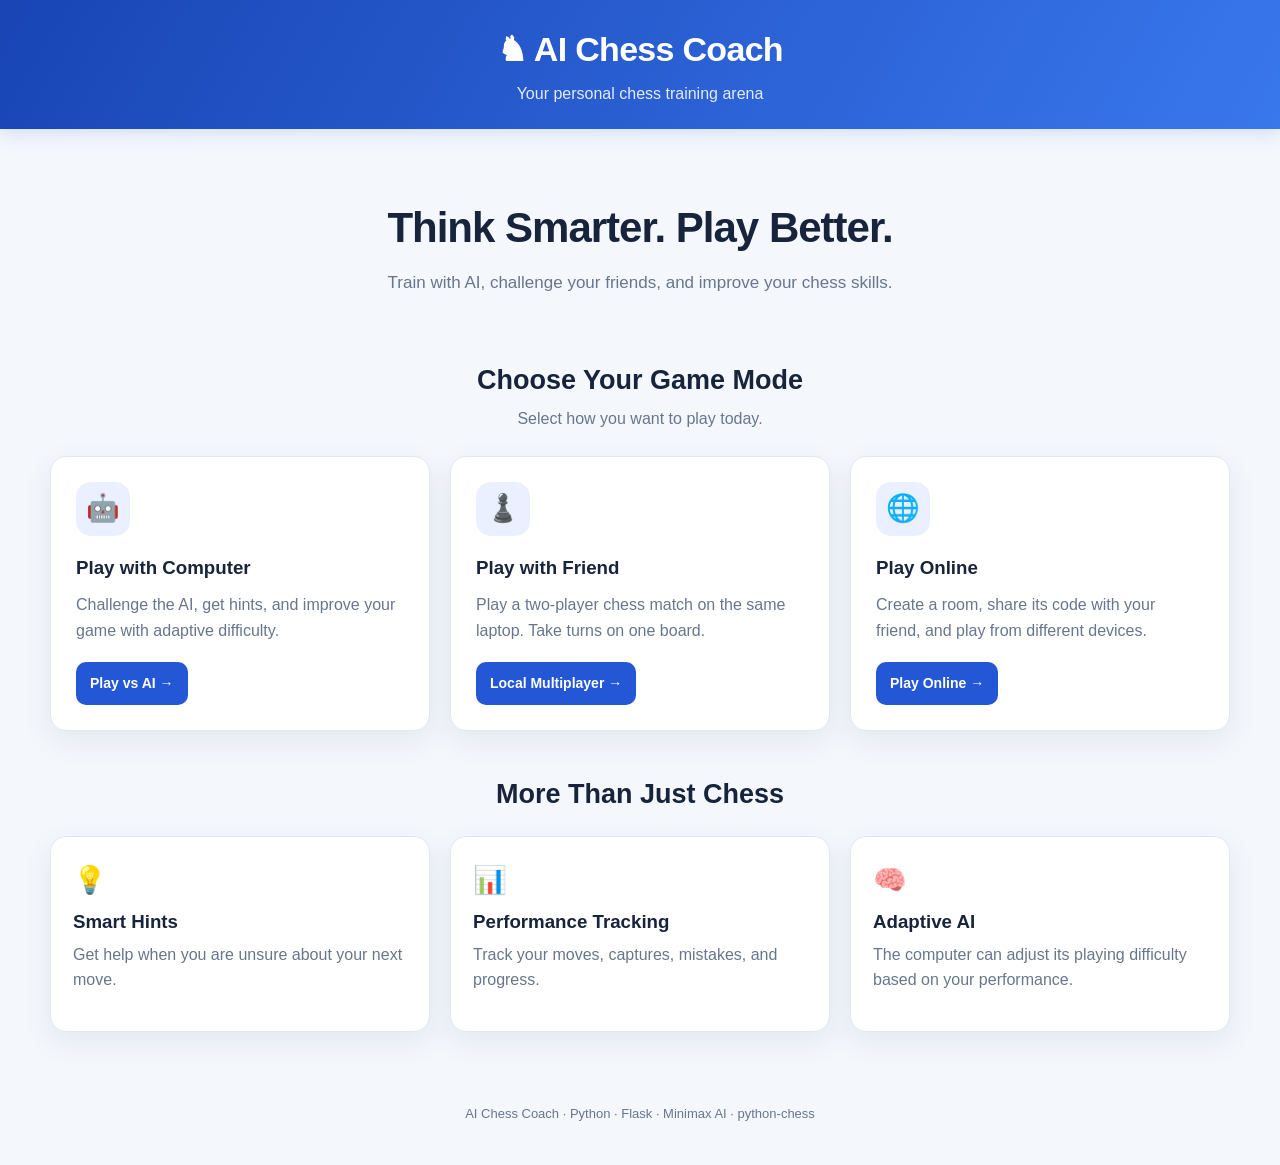
<file: templates/index.html>
<!DOCTYPE html>
<html lang="en">
<head>
    <meta charset="UTF-8">
    <meta name="viewport" content="width=device-width, initial-scale=1.0">
    <meta name="theme-color" content="#2457d6">
    <title>AI Chess Coach</title>
    <link rel="stylesheet" href="/static/style.css">
</head>
<body>

<header class="topbar">
    <h1>♞ AI Chess Coach</h1>
    <p>Your personal chess training arena</p>
</header>

<main class="container">

    <section class="intro">
        <h2>Think Smarter. Play Better.</h2>
        <p>Train with AI, challenge your friends, and improve your chess skills.</p>
    </section>

    <section class="mode-section">
        <h2>Choose Your Game Mode</h2>
        <p>Select how you want to play today.</p>

        <div class="mode-grid">

            <a href="/computer" class="mode-card">
                <div class="mode-icon">🤖</div>
                <h3>Play with Computer</h3>
                <p>Challenge the AI, get hints, and improve your game with adaptive difficulty.</p>
                <span class="mode-button">Play vs AI →</span>
            </a>

            <a href="/local" class="mode-card">
                <div class="mode-icon">♟️</div>
                <h3>Play with Friend</h3>
                <p>Play a two-player chess match on the same laptop. Take turns on one board.</p>
                <span class="mode-button">Local Multiplayer →</span>
            </a>

            <a href="/online" class="mode-card">
                <div class="mode-icon">🌐</div>
                <h3>Play Online</h3>
                <p>Create a room, share its code with your friend, and play from different devices.</p>
                <span class="mode-button">Play Online →</span>
            </a>

        </div>
    </section>

    <section class="feature-section">
        <h2>More Than Just Chess</h2>

        <div class="feature-grid">
            <div class="feature-card">
                <span>💡</span>
                <h3>Smart Hints</h3>
                <p>Get help when you are unsure about your next move.</p>
            </div>

            <div class="feature-card">
                <span>📊</span>
                <h3>Performance Tracking</h3>
                <p>Track your moves, captures, mistakes, and progress.</p>
            </div>

            <div class="feature-card">
                <span>🧠</span>
                <h3>Adaptive AI</h3>
                <p>The computer can adjust its playing difficulty based on your performance.</p>
            </div>
        </div>
    </section>

    <footer>
        AI Chess Coach · Python · Flask · Minimax AI · python-chess
    </footer>

</main>

</body>
</html>
</file>
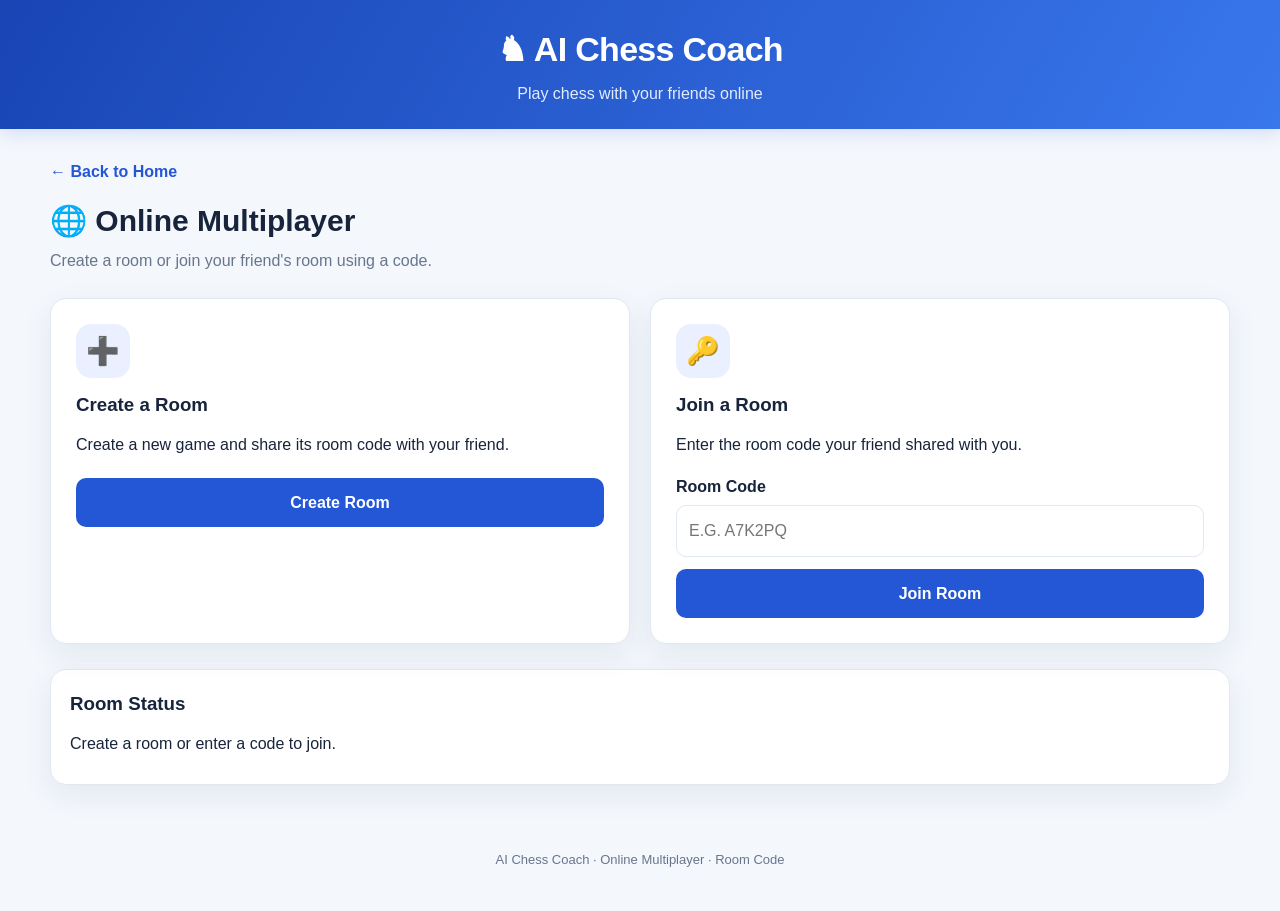
<file: templates/online.html>
<!DOCTYPE html>
<html lang="en">
<head>
    <meta charset="UTF-8">
    <meta name="viewport" content="width=device-width, initial-scale=1.0">
    <meta name="theme-color" content="#2457d6">
    <title>Play Online | AI Chess Coach</title>
    <link rel="stylesheet" href="/static/style.css">
</head>
<body>

<header class="topbar">
    <h1>♞ AI Chess Coach</h1>
    <p>Play chess with your friends online</p>
</header>

<main class="container">

    <div class="game-top">
        <a href="/" class="back-link">← Back to Home</a>
        <h2>🌐 Online Multiplayer</h2>
        <p>Create a room or join your friend's room using a code.</p>
    </div>

    <section class="online-grid">

        <div class="card online-card">
            <div class="mode-icon">➕</div>
            <h3>Create a Room</h3>
            <p>Create a new game and share its room code with your friend.</p>
            <button id="create-room-btn" type="button">
                Create Room
            </button>
        </div>

        <div class="card online-card">
            <div class="mode-icon">🔑</div>
            <h3>Join a Room</h3>
            <p>Enter the room code your friend shared with you.</p>

            <label for="room-code">Room Code</label>
            <input
                id="room-code"
                type="text"
                maxlength="6"
                placeholder="e.g. A7K2PQ"
                autocomplete="off"
            >

            <button id="join-room-btn" type="button">
                Join Room
            </button>
        </div>

    </section>

    <section class="card room-status">
        <h3>Room Status</h3>
        <p id="online-message">Create a room or enter a code to join.</p>

        <div id="room-details" hidden>
            <p>Your room code:</p>
            <strong id="display-room-code" class="room-code"></strong>
            <button id="copy-code-btn" type="button">Copy Room Code</button>
            <p id="player-color"></p>
            <p>Share the code with your friend to invite them.</p>
            <a id="open-game-link" class="mode-button" href="/online-game">
                Open Chessboard →
            </a>
        </div>
    </section>

    <footer>
        AI Chess Coach · Online Multiplayer · Room Code
    </footer>

</main>

<script src="/static/online.js"></script>
</body>
</html>
</file>
<file: static/style.css>
:root {
    --primary: #2457d6;
    --primary-dark: #1945b5;
    --background: #f4f7fc;
    --surface: #ffffff;
    --text: #17243b;
    --muted: #68768d;
    --border: #e1e8f2;
    --light-square: #f0f0f0;
    --dark-square: #7796bd;
    --success: #22a06b;
    --shadow: 0 10px 30px rgba(29, 58, 105, 0.08);
}

* {
    box-sizing: border-box;
}

body {
    margin: 0;
    font-family: Inter, "Segoe UI", Arial, sans-serif;
    background: var(--background);
    color: var(--text);
    line-height: 1.6;
}

a {
    color: inherit;
    text-decoration: none;
}

button,
input {
    font: inherit;
}

button,
.mode-button {
    display: inline-flex;
    align-items: center;
    justify-content: center;
    gap: 8px;
    padding: 12px 18px;
    border: 0;
    border-radius: 10px;
    background: var(--primary);
    color: #fff;
    font-weight: 600;
    cursor: pointer;
    transition: background 0.2s, transform 0.2s;
}

button:hover,
.mode-button:hover {
    background: var(--primary-dark);
    transform: translateY(-1px);
}

button:disabled {
    opacity: 0.6;
    cursor: wait;
    transform: none;
}

/* HEADER */

.topbar {
    padding: 22px 18px;
    text-align: center;
    color: #fff;
    background: linear-gradient(120deg, #1945b5, #3977ed);
    box-shadow: 0 4px 18px rgba(36, 87, 214, 0.16);
}

.topbar h1 {
    margin: 0;
    font-size: clamp(25px, 4vw, 34px);
    letter-spacing: -0.7px;
}

.topbar p {
    margin: 5px 0 0;
    color: #e3ecff;
}

.container {
    width: min(1180px, calc(100% - 32px));
    margin: 0 auto;
    padding: 30px 0;
}

/* HOME PAGE */

.intro {
    padding: 35px 20px 40px;
    text-align: center;
}

.intro h2 {
    margin: 0 0 8px;
    font-size: clamp(28px, 5vw, 42px);
    letter-spacing: -1px;
}

.intro p,
.game-top p,
.mode-section > p {
    color: var(--muted);
}

.intro p {
    margin: 0;
    font-size: 17px;
}

.mode-section,
.feature-section {
    margin: 10px 0 42px;
}

.mode-section > h2,
.feature-section > h2 {
    margin-bottom: 4px;
    text-align: center;
    font-size: 27px;
}

.mode-section > p {
    margin-top: 0;
    margin-bottom: 24px;
    text-align: center;
}

.mode-grid,
.feature-grid,
.online-grid {
    display: grid;
    grid-template-columns: repeat(3, minmax(0, 1fr));
    gap: 20px;
}

.mode-card,
.feature-card,
.card {
    border: 1px solid var(--border);
    border-radius: 16px;
    background: var(--surface);
    box-shadow: var(--shadow);
}

.mode-card {
    display: flex;
    flex-direction: column;
    align-items: flex-start;
    min-height: 275px;
    padding: 25px;
    transition: transform 0.2s, box-shadow 0.2s;
}

.mode-card:hover {
    transform: translateY(-4px);
    box-shadow: 0 16px 35px rgba(29, 58, 105, 0.13);
}

.mode-icon {
    display: grid;
    place-items: center;
    width: 54px;
    height: 54px;
    margin-bottom: 12px;
    border-radius: 15px;
    background: #eaf0ff;
    font-size: 27px;
}

.mode-card h3,
.feature-card h3 {
    margin: 5px 0;
}

.mode-card p,
.feature-card p {
    margin-top: 5px;
    color: var(--muted);
}

.mode-button {
    margin-top: auto;
    padding: 10px 14px;
    font-size: 14px;
}

.feature-grid {
    grid-template-columns: repeat(3, minmax(0, 1fr));
    margin-top: 20px;
}

.feature-card {
    padding: 22px;
}

.feature-card > span {
    font-size: 27px;
}

/* GAME PAGE */

.game-top {
    margin-bottom: 22px;
}

.game-top h2 {
    margin: 12px 0 0;
    font-size: 30px;
}

.game-top p {
    margin-top: 3px;
}

.back-link {
    display: inline-block;
    color: var(--primary);
    font-weight: 600;
}

.game-layout {
    display: grid;
    grid-template-columns: minmax(0, 1.5fr) minmax(260px, 0.8fr);
    gap: 22px;
    align-items: start;
}

.game-panel,
.side-panel {
    min-width: 0;
}

.game-panel {
    padding: 20px;
    border: 1px solid var(--border);
    border-radius: 16px;
    background: var(--surface);
    box-shadow: var(--shadow);
}

.board-heading {
    display: flex;
    justify-content: space-between;
    align-items: center;
    gap: 12px;
    margin-bottom: 16px;
}

.board-heading h3 {
    margin: 0;
}

#turn-label {
    color: var(--primary);
    font-size: 14px;
    font-weight: 700;
    text-align: right;
}

/* CHESSBOARD CONTAINER */

#board,
.board {
    display: grid;
    grid-template-columns: repeat(8, minmax(0, 1fr));
    grid-template-rows: repeat(8, minmax(0, 1fr));
    width: 100%;
    max-width: 640px;
    aspect-ratio: 1 / 1;
    margin: 0 auto;
    padding: 0;
    gap: 0;
    overflow: hidden;
    border: 4px solid #d7e2f4;
    border-radius: 6px;
    background: #f0f0f0;
    box-shadow: 0 8px 24px rgba(30, 50, 85, 0.12);
}

/* IMPORTANT: override global button styles on chess squares */

#board .square,
.board .square {
    position: relative;
    display: flex;
    align-items: center;
    justify-content: center;
    width: 100%;
    height: 100%;
    min-width: 0;
    min-height: 0;
    margin: 0;
    padding: 0;
    border: 0;
    border-radius: 0;
    box-shadow: none;
    color: #17243b;
    font-weight: normal;
    line-height: 1;
    appearance: none;
    -webkit-appearance: none;
    transform: none;
    cursor: pointer;
    transition: none;
}

#board .square:hover,
.board .square:hover {
    transform: none;
    filter: brightness(1.04);
}

/* LIGHT AND DARK SQUARES */

#board .square.light-square,
#board .square.light-square:hover,
.board .square.light-square,
.board .square.light-square:hover {
    background: #f0f0f0 !important;
    background-color: #f0f0f0 !important;
    color: #17243b;
}

#board .square.dark-square,
#board .square.dark-square:hover,
.board .square.dark-square,
.board .square.dark-square:hover {
    background: #7796bd !important;
    background-color: #7796bd !important;
    color: #17243b;
}

/* SELECTED SQUARE */

#board .square.selected,
#board .square.selected:hover,
.board .square.selected,
.board .square.selected:hover {
    background: #f7d96a !important;
    background-color: #f7d96a !important;
    box-shadow: inset 0 0 0 4px #e9b928;
}

/* CHESS PIECES */

#board .piece,
#board .chess-piece,
.board .piece,
.board .chess-piece {
    position: relative;
    z-index: 1;
    display: inline-block;
    font-family: "Segoe UI Symbol", "Noto Sans Symbols 2",
        "DejaVu Sans", serif;
    font-size: clamp(23px, 5.4vw, 49px);
    line-height: 1;
    white-space: nowrap;
    cursor: pointer;
    user-select: none;
    pointer-events: none;
    text-shadow: 0 1px 1px rgba(0, 0, 0, 0.12);
}

/* LEGAL MOVE DOTS */

.legal-dot,
.capture-dot {
    position: absolute;
    z-index: 2;
    pointer-events: none;
}

.legal-dot {
    width: 25%;
    height: 25%;
    border-radius: 50%;
    background: rgba(34, 160, 107, 0.8);
}

.capture-dot {
    inset: 5%;
    border: 4px solid rgba(34, 160, 107, 0.85);
    border-radius: 50%;
}

/* LAST MOVE */

#board .square.last-move,
.board .square.last-move {
    outline: 3px solid rgba(255, 213, 79, 0.85);
    outline-offset: -3px;
}

/* GAME CONTROLS */

.buttons {
    display: flex;
    flex-wrap: wrap;
    gap: 10px;
    margin-top: 18px;
}

.buttons button {
    flex: 1;
}

#reset-btn {
    background: #eaf0ff;
    color: var(--primary);
}

#reset-btn:hover {
    background: #dbe6ff;
}

.message {
    margin-top: 13px;
    padding: 12px 14px;
    border: 1px solid var(--border);
    border-radius: 10px;
    background: #f8faff;
    overflow-wrap: anywhere;
}

#hint-box {
    border-left: 4px solid #9b59b6;
}

#feedback {
    border-left: 4px solid var(--primary);
}

/* GAME STATS */

.side-panel {
    display: grid;
    gap: 16px;
}

.card {
    padding: 19px;
    overflow-wrap: anywhere;
}

.card h3 {
    margin: 0 0 12px;
}

.card p {
    margin: 8px 0;
}

.card strong {
    color: var(--primary);
}

.move-row {
    padding: 6px 0;
    border-bottom: 1px solid var(--border);
}

/* ONLINE PAGE */

.online-grid {
    grid-template-columns: repeat(2, minmax(0, 1fr));
    margin: 25px 0;
}

.online-card {
    padding: 25px;
}

.online-card button {
    width: 100%;
    margin-top: 12px;
}

.online-card label {
    display: block;
    margin-top: 16px;
    font-weight: 600;
}

.online-card input {
    width: 100%;
    margin-top: 6px;
    padding: 12px;
    border: 1px solid var(--border);
    border-radius: 10px;
    outline: none;
    text-transform: uppercase;
}

.online-card input:focus {
    border-color: var(--primary);
    box-shadow: 0 0 0 3px rgba(36, 87, 214, 0.12);
}

.room-status {
    margin-bottom: 35px;
}

.room-code {
    display: block;
    margin: 10px 0;
    color: var(--primary);
    font-size: 30px;
    letter-spacing: 5px;
}

#copy-code-btn {
    margin: 5px 0 12px;
}

/* FOOTER */

footer {
    padding: 30px 10px 10px;
    color: var(--muted);
    font-size: 13px;
    text-align: center;
}

/* TABLET */

@media (max-width: 850px) {
    .game-layout {
        grid-template-columns: 1fr;
    }

    .side-panel {
        grid-template-columns: repeat(2, minmax(0, 1fr));
    }

    .mode-grid,
    .feature-grid {
        grid-template-columns: 1fr;
    }

    .mode-card {
        min-height: auto;
    }
}

/* MOBILE */

@media (max-width: 560px) {
    .container {
        width: calc(100% - 20px);
        padding-top: 18px;
    }

    .topbar {
        padding: 18px 12px;
    }

    .intro {
        padding: 24px 6px 30px;
    }

    .game-panel {
        padding: 10px;
    }

    .board-heading {
        align-items: flex-start;
        flex-direction: column;
        gap: 4px;
    }

    #turn-label {
        text-align: left;
    }

    .side-panel,
    .online-grid {
        grid-template-columns: 1fr;
    }

    .buttons {
        flex-direction: column;
    }

    .buttons button {
        width: 100%;
    }

    #board .piece,
    #board .chess-piece,
    .board .piece,
    .board .chess-piece {
        font-size: clamp(20px, 8vw, 40px);
    }
}

/* AI Hint - Purple Guide Squares */
#board .square.hint-square {
    background: #d9c2ff !important;
    box-shadow: inset 0 0 0 4px #8b5cf6 !important;
    position: relative;
    z-index: 1;
}

#board .square.hint-square .piece {
    filter: drop-shadow(0 0 3px rgba(91, 33, 182, 0.65));
}
</file>
